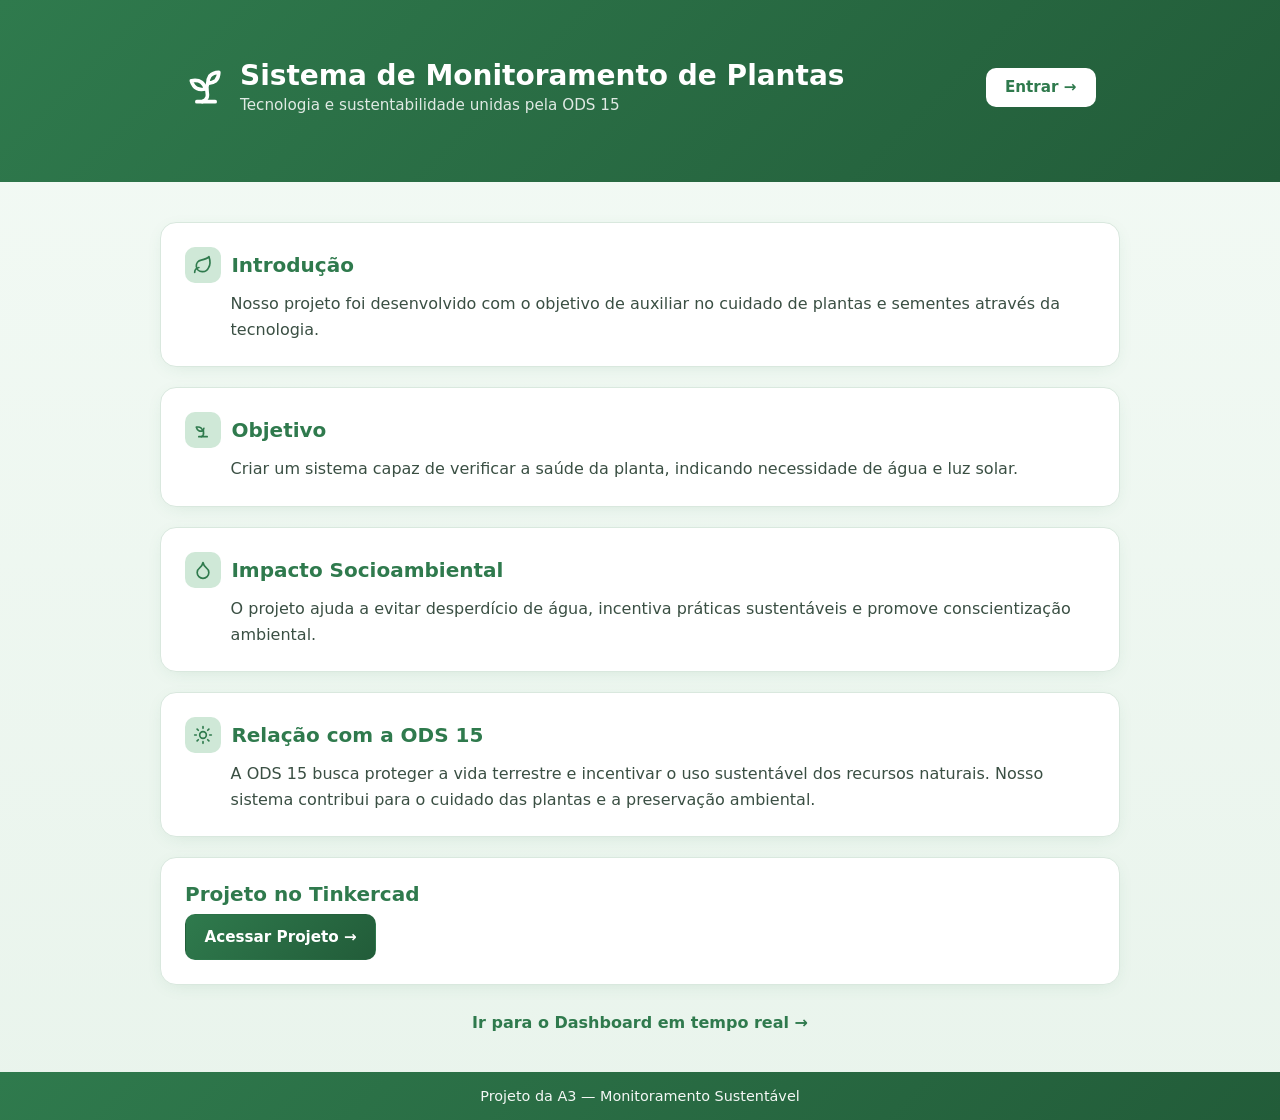
<file: index.html>
<!doctype html>
<html lang="pt-BR">
<head>
  <meta charset="utf-8" />
  <meta name="viewport" content="width=device-width, initial-scale=1" />
  <title>Sistema de Monitoramento de Plantas — ODS 15</title>
  <meta name="description" content="Tecnologia e sustentabilidade unidas pela ODS 15. Monitore saúde, umidade, luminosidade e rega automática das suas plantas." />
  <link rel="stylesheet" href="styles.css" />
</head>
<body>
  <header class="site-header hero">
    <div class="container">
      <div class="brand">
        <!-- Sprout icon -->
        <svg width="44" height="44" viewBox="0 0 24 24" fill="none" stroke="currentColor" stroke-width="2" stroke-linecap="round" stroke-linejoin="round"><path d="M7 20h10"/><path d="M10 20c5.5-2.5.8-6.4 3-10"/><path d="M9.5 9.4c1.1.8 1.8 2.2 2.3 3.7-2 .4-3.5.4-4.8-.3-1.2-.6-2.3-1.9-3-4.2 2.8-.5 4.4 0 5.5.8z"/><path d="M14.1 6a7 7 0 0 0-1.1 4c1.9-.1 3.3-.6 4.3-1.4 1-1 1.6-2.3 1.7-4.6-2.7.1-4 1-4.9 2z"/></svg>
        <div>
          <h1 class="brand-title">Sistema de Monitoramento de Plantas</h1>
          <p class="brand-sub">Tecnologia e sustentabilidade unidas pela ODS 15</p>
        </div>
      </div>
      <a class="btn btn-light" href="login.html">Entrar →</a>
    </div>
  </header>

  <main>
    <div class="container sections">
      <article class="card hoverable">
        <h2><span class="icon-badge"><svg width="20" height="20" viewBox="0 0 24 24" fill="none" stroke="currentColor" stroke-width="2" stroke-linecap="round" stroke-linejoin="round"><path d="M11 20A7 7 0 0 1 9.8 6.1C15.5 5 17 4.48 19.2 2c1.7 5.3 1.5 9.8-.4 13a8 8 0 0 1-7.8 5z"/><path d="M2 21c0-3 1.85-5.36 5.08-6"/></svg></span> Introdução</h2>
        <p>Nosso projeto foi desenvolvido com o objetivo de auxiliar no cuidado de plantas e sementes através da tecnologia.</p>
      </article>

      <article class="card hoverable">
        <h2><span class="icon-badge"><svg width="20" height="20" viewBox="0 0 24 24" fill="none" stroke="currentColor" stroke-width="2" stroke-linecap="round" stroke-linejoin="round"><path d="M7 20h10"/><path d="M10 20c5.5-2.5.8-6.4 3-10"/><path d="M9.5 9.4c1.1.8 1.8 2.2 2.3 3.7-2 .4-3.5.4-4.8-.3-1.2-.6-2.3-1.9-3-4.2 2.8-.5 4.4 0 5.5.8z"/></svg></span> Objetivo</h2>
        <p>Criar um sistema capaz de verificar a saúde da planta, indicando necessidade de água e luz solar.</p>
      </article>

      <article class="card hoverable">
        <h2><span class="icon-badge"><svg width="20" height="20" viewBox="0 0 24 24" fill="none" stroke="currentColor" stroke-width="2" stroke-linecap="round" stroke-linejoin="round"><path d="M12 22a7 7 0 0 0 7-7c0-2-1-3.9-3-5.5s-3.5-4-4-6.5c-.5 2.5-2 4.9-4 6.5C6 11.1 5 13 5 15a7 7 0 0 0 7 7z"/></svg></span> Impacto Socioambiental</h2>
        <p>O projeto ajuda a evitar desperdício de água, incentiva práticas sustentáveis e promove conscientização ambiental.</p>
      </article>

      <article class="card hoverable">
        <h2><span class="icon-badge"><svg width="20" height="20" viewBox="0 0 24 24" fill="none" stroke="currentColor" stroke-width="2" stroke-linecap="round" stroke-linejoin="round"><circle cx="12" cy="12" r="4"/><path d="M12 2v2M12 20v2M4.93 4.93l1.41 1.41M17.66 17.66l1.41 1.41M2 12h2M20 12h2M6.34 17.66l-1.41 1.41M19.07 4.93l-1.41 1.41"/></svg></span> Relação com a ODS 15</h2>
        <p>A ODS 15 busca proteger a vida terrestre e incentivar o uso sustentável dos recursos naturais. Nosso sistema contribui para o cuidado das plantas e a preservação ambiental.</p>
      </article>

      <article class="card">
        <h2>Projeto no Tinkercad</h2>
        <p style="padding-left:0;">
          <a class="btn btn-primary" href="https://www.tinkercad.com" target="_blank" rel="noreferrer">Acessar Projeto →</a>
        </p>
      </article>

      <div class="center">
        <a href="dashboard.html" style="font-weight:600;">Ir para o Dashboard em tempo real →</a>
      </div>
    </div>
  </main>

  <footer class="site-footer">Projeto da A3 — Monitoramento Sustentável</footer>
</body>
</html>
</file>
<file: styles.css>
/* Sistema de Monitoramento de Plantas - ODS 15
   Versão HTML/CSS estática (sem frameworks) */

:root {
  --background: #f3faf5;
  --foreground: #1c3a2a;
  --card: #ffffff;
  --muted: #eef5f0;
  --muted-foreground: #6b8576;
  --border: #d9e8de;
  --input: #e2ecdf;
  --primary: #2f7a4d;
  --primary-dark: #225c39;
  --primary-foreground: #ffffff;
  --accent: #cfe8d7;
  --warning: #d9a441;
  --success: #3aa663;
  --destructive: #c0392b;
  --radius: 12px;
  --shadow-card: 0 4px 20px -8px rgba(47, 122, 77, 0.18);
  --shadow-glow: 0 0 30px -5px rgba(47, 122, 77, 0.35);
  --gradient-primary: linear-gradient(135deg, var(--primary) 0%, var(--primary-dark) 100%);
  --gradient-soft: linear-gradient(180deg, var(--background) 0%, #e9f4ec 100%);
}

* { box-sizing: border-box; }
html, body { margin: 0; padding: 0; }
body {
  font-family: ui-sans-serif, system-ui, -apple-system, "Segoe UI", Roboto, sans-serif;
  background: var(--gradient-soft);
  color: var(--foreground);
  min-height: 100vh;
  display: flex;
  flex-direction: column;
}

a { color: var(--primary); text-decoration: none; }
a:hover { text-decoration: underline; }

.container { max-width: 960px; margin: 0 auto; padding: 0 1.5rem; }
.container-wide { max-width: 1120px; margin: 0 auto; padding: 0 1.5rem; }

/* Header / Footer */
.site-header {
  background: var(--gradient-primary);
  color: var(--primary-foreground);
}
.site-header .container,
.site-header .container-wide {
  padding-top: 1.25rem;
  padding-bottom: 1.25rem;
  display: flex;
  align-items: center;
  justify-content: space-between;
  flex-wrap: wrap;
  gap: 1rem;
}
.hero { padding: 2.5rem 0 3rem; }
.brand { display: flex; align-items: center; gap: 0.75rem; }
.brand-title { margin: 0; font-size: 1.75rem; line-height: 1.15; }
.brand-sub { margin: 0.25rem 0 0; color: rgba(255,255,255,0.85); font-size: 0.95rem; }

.site-footer {
  background: var(--gradient-primary);
  color: rgba(255,255,255,0.95);
  text-align: center;
  padding: 1rem;
  margin-top: auto;
  font-size: 0.9rem;
}

/* Buttons */
.btn {
  display: inline-flex;
  align-items: center;
  gap: 0.5rem;
  padding: 0.6rem 1.15rem;
  border-radius: 10px;
  font-weight: 600;
  font-size: 0.95rem;
  border: 1px solid transparent;
  cursor: pointer;
  transition: all .2s ease;
  text-decoration: none;
}
.btn-primary {
  background: var(--gradient-primary);
  color: var(--primary-foreground);
}
.btn-primary:hover { box-shadow: var(--shadow-glow); text-decoration: none; }

.btn-light {
  background: #fff;
  color: var(--primary);
}
.btn-light:hover { background: #f3f3f3; text-decoration: none; }

.btn-ghost {
  background: rgba(255,255,255,0.12);
  color: #fff;
}
.btn-ghost:hover { background: rgba(255,255,255,0.22); text-decoration: none; }

.btn-outline {
  background: var(--card);
  color: var(--foreground);
  border-color: var(--border);
}
.btn-outline:hover { background: var(--muted); text-decoration: none; }
.btn[disabled] { opacity: .6; cursor: not-allowed; }

/* Cards / sections */
main { flex: 1; }
.sections { padding: 2.5rem 0; display: flex; flex-direction: column; gap: 1.25rem; }
.card {
  background: var(--card);
  border: 1px solid var(--border);
  border-radius: 16px;
  padding: 1.5rem;
  box-shadow: var(--shadow-card);
  transition: transform .2s ease, box-shadow .2s ease;
}
.card.hoverable:hover { transform: translateY(-2px); box-shadow: var(--shadow-glow); }
.card h2 {
  color: var(--primary);
  font-size: 1.25rem;
  margin: 0 0 .5rem;
  display: flex; align-items: center; gap: .65rem;
}
.icon-badge {
  display: inline-flex;
  align-items: center; justify-content: center;
  width: 36px; height: 36px;
  border-radius: 10px;
  background: var(--accent);
  color: var(--primary);
}
.card p { margin: 0; color: #3a4f43; line-height: 1.6; padding-left: 2.85rem; }

.center { display: flex; justify-content: center; padding-top: .5rem; }

/* Auth page */
.auth-wrapper {
  flex: 1;
  display: flex;
  align-items: center;
  justify-content: center;
  padding: 2.5rem 1.5rem;
}
.auth-card {
  width: 100%; max-width: 420px;
  background: var(--card);
  border: 1px solid var(--border);
  border-radius: 18px;
  padding: 2rem;
  box-shadow: var(--shadow-card);
}
.auth-card h1 { margin: 0 0 .25rem; color: var(--primary); }
.auth-card .lead { margin: 0 0 1.25rem; color: var(--muted-foreground); font-size: .95rem; }
.google-btn {
  width: 100%;
  display: flex; align-items: center; justify-content: center; gap: .75rem;
  padding: .65rem 1rem;
  border-radius: 10px;
  border: 1px solid var(--border);
  background: #fff;
  font-weight: 500;
  cursor: pointer;
}
.google-btn:hover { background: var(--muted); }
.divider { display: flex; align-items: center; gap: .75rem; margin: 1.25rem 0; color: var(--muted-foreground); font-size: .8rem; }
.divider::before, .divider::after { content: ""; flex: 1; height: 1px; background: var(--border); }

form .field { margin-bottom: .85rem; }
form label { display: block; font-size: .9rem; font-weight: 500; margin-bottom: .35rem; }
form input {
  width: 100%;
  padding: .6rem .75rem;
  border-radius: 10px;
  border: 1px solid var(--input);
  background: #fff;
  font-size: .95rem;
  outline: none;
  transition: border .15s ease, box-shadow .15s ease;
}
form input:focus { border-color: var(--primary); box-shadow: 0 0 0 3px rgba(47,122,77,.15); }
.error-box {
  background: rgba(192,57,43,.1);
  color: var(--destructive);
  padding: .5rem .75rem;
  border-radius: 8px;
  font-size: .85rem;
  margin-bottom: .5rem;
}
.btn-block { width: 100%; justify-content: center; }
.switch-mode { text-align: center; margin-top: 1.1rem; font-size: .9rem; color: var(--muted-foreground); }
.switch-mode button { background: none; border: 0; color: var(--primary); font-weight: 600; cursor: pointer; padding: 0; }
.switch-mode button:hover { text-decoration: underline; }

/* Dashboard */
.dash-main { padding: 2rem 0 3rem; }
.dash-head {
  display: flex; align-items: center; justify-content: space-between;
  flex-wrap: wrap; gap: 1rem; margin-bottom: 1.5rem;
}
.dash-head h1 { margin: 0; font-size: 1.7rem; }
.dash-head p { margin: .25rem 0 0; color: var(--muted-foreground); }

.status-pill {
  display: inline-flex; align-items: center; gap: .5rem;
  padding: .4rem .75rem;
  background: rgba(58,166,99,.15);
  color: var(--success);
  border-radius: 999px;
  font-size: .85rem; font-weight: 500;
}
.live-dot {
  position: relative; width: 8px; height: 8px;
}
.live-dot::before, .live-dot::after {
  content: ""; position: absolute; inset: 0; border-radius: 999px; background: var(--success);
}
.live-dot::before { animation: ping 1.4s cubic-bezier(0,0,.2,1) infinite; opacity: .65; }
@keyframes ping { 75%,100% { transform: scale(2.4); opacity: 0; } }

.stat-grid {
  display: grid;
  grid-template-columns: repeat(auto-fit, minmax(220px, 1fr));
  gap: 1rem;
}
.stat-card {
  background: var(--card);
  border: 1px solid var(--border);
  border-radius: 16px;
  padding: 1.25rem;
  box-shadow: var(--shadow-card);
}
.stat-card .row {
  display: flex; align-items: center; justify-content: space-between;
  margin-bottom: .9rem;
}
.stat-card .icon-badge.warning { background: rgba(217,164,65,.18); color: var(--warning); }
.stat-card .icon-badge.success { background: rgba(58,166,99,.18); color: var(--success); }
.stat-card .icon-badge.muted   { background: var(--muted); color: var(--muted-foreground); }
.stat-card .hint {
  font-size: .7rem; font-weight: 600; letter-spacing: .04em;
  text-transform: uppercase; color: var(--muted-foreground);
}
.stat-card .title { color: var(--muted-foreground); font-size: .9rem; margin: 0; }
.stat-card .value {
  margin: .25rem 0 0;
  font-size: 1.85rem; font-weight: 700;
}
.stat-card .value .unit { font-size: 1rem; font-weight: 500; color: var(--muted-foreground); margin-left: .25rem; }

.empty-state {
  background: var(--card);
  border: 1px dashed var(--border);
  border-radius: 16px;
  padding: 2.5rem 1.5rem;
  text-align: center;
}
.empty-state h3 { margin: .5rem 0 .35rem; }
.empty-state p { color: var(--muted-foreground); margin: 0 auto; max-width: 28rem; font-size: .9rem; }
code.inline { background: var(--muted); padding: .15rem .4rem; border-radius: 6px; font-size: .8rem; }

.last-update { margin-top: 1.25rem; display: inline-flex; align-items: center; gap: .5rem; color: var(--muted-foreground); font-size: .85rem; }

.api-section { margin-top: 2.5rem; }
.api-section pre {
  background: var(--muted);
  border: 1px solid var(--border);
  border-radius: 10px;
  padding: 1rem;
  overflow-x: auto;
  font-size: .8rem;
}

.muted-text { color: var(--muted-foreground); }
.text-center { text-align: center; }
.hidden { display: none !important; }

/* Responsive tweaks */
@media (max-width: 600px) {
  .brand-title { font-size: 1.35rem; }
  .hero { padding: 1.75rem 0 2rem; }
  .dash-head h1 { font-size: 1.35rem; }
}
</file>
